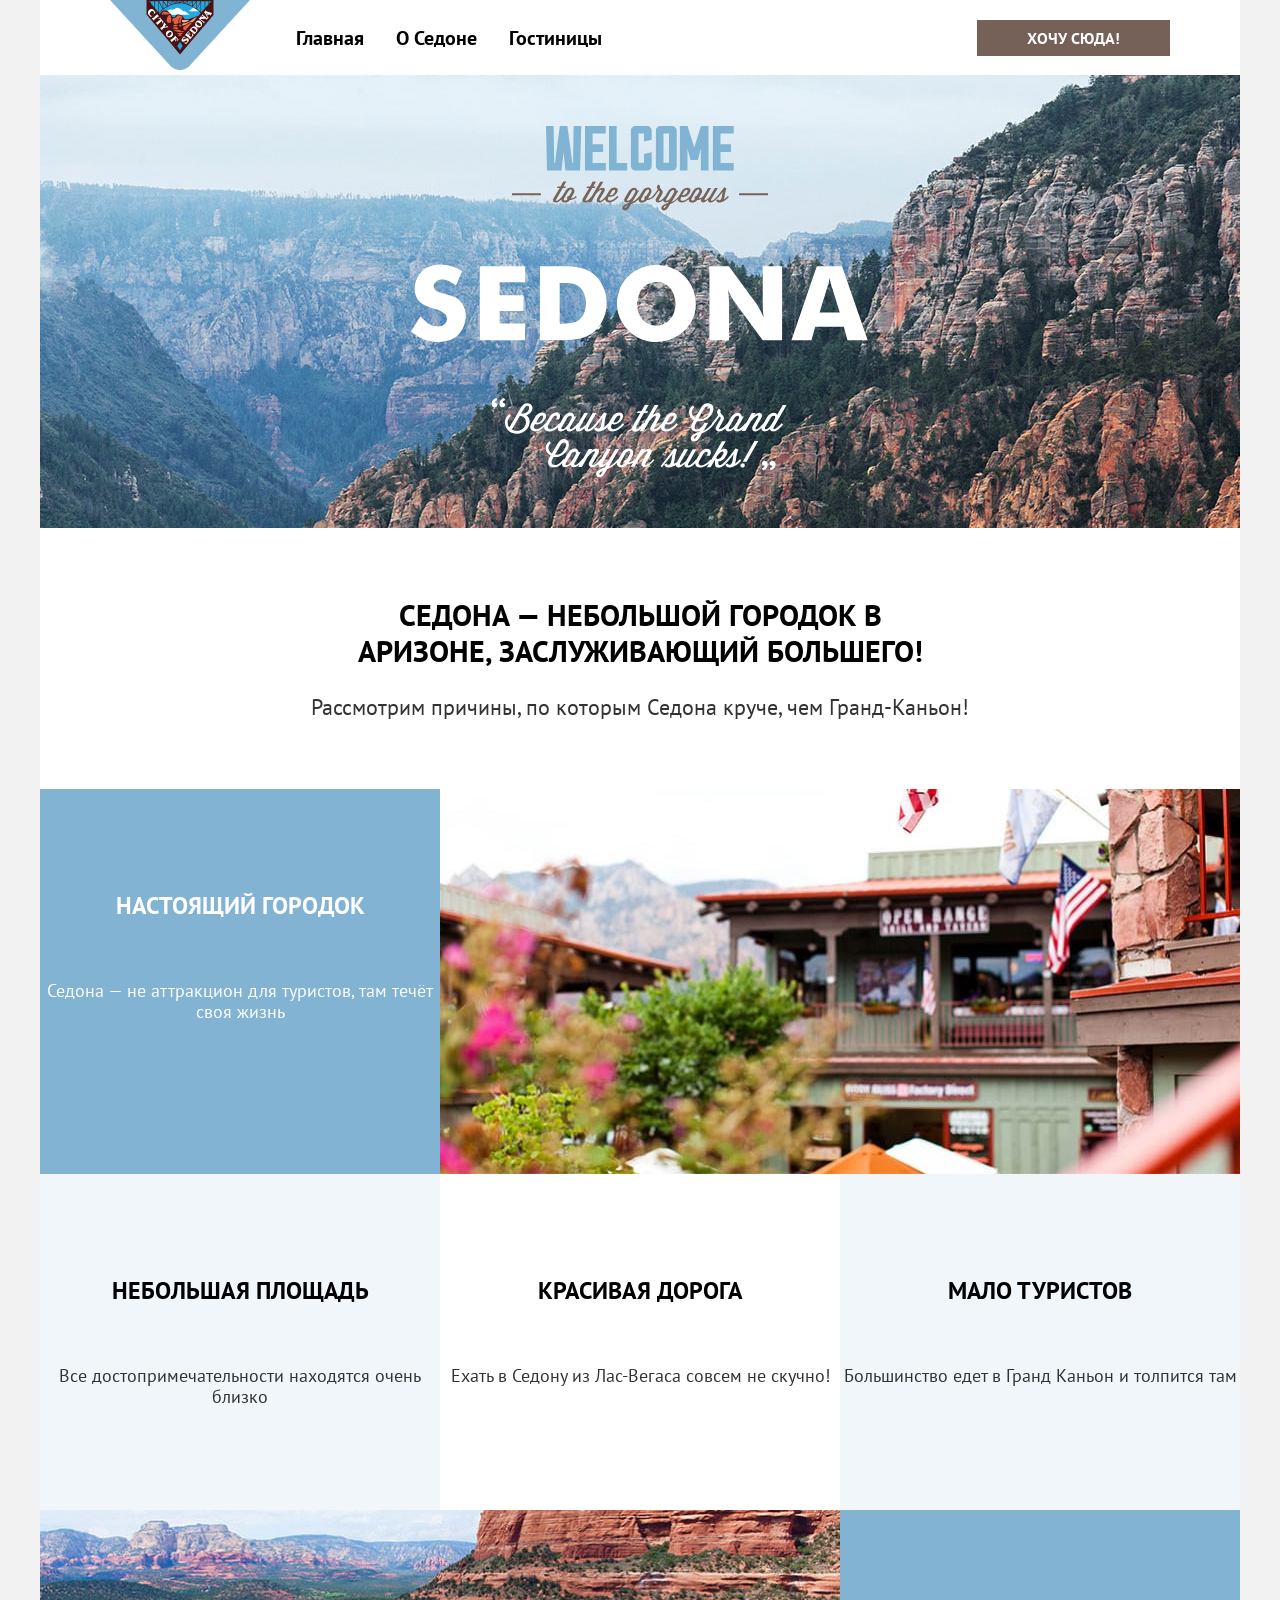
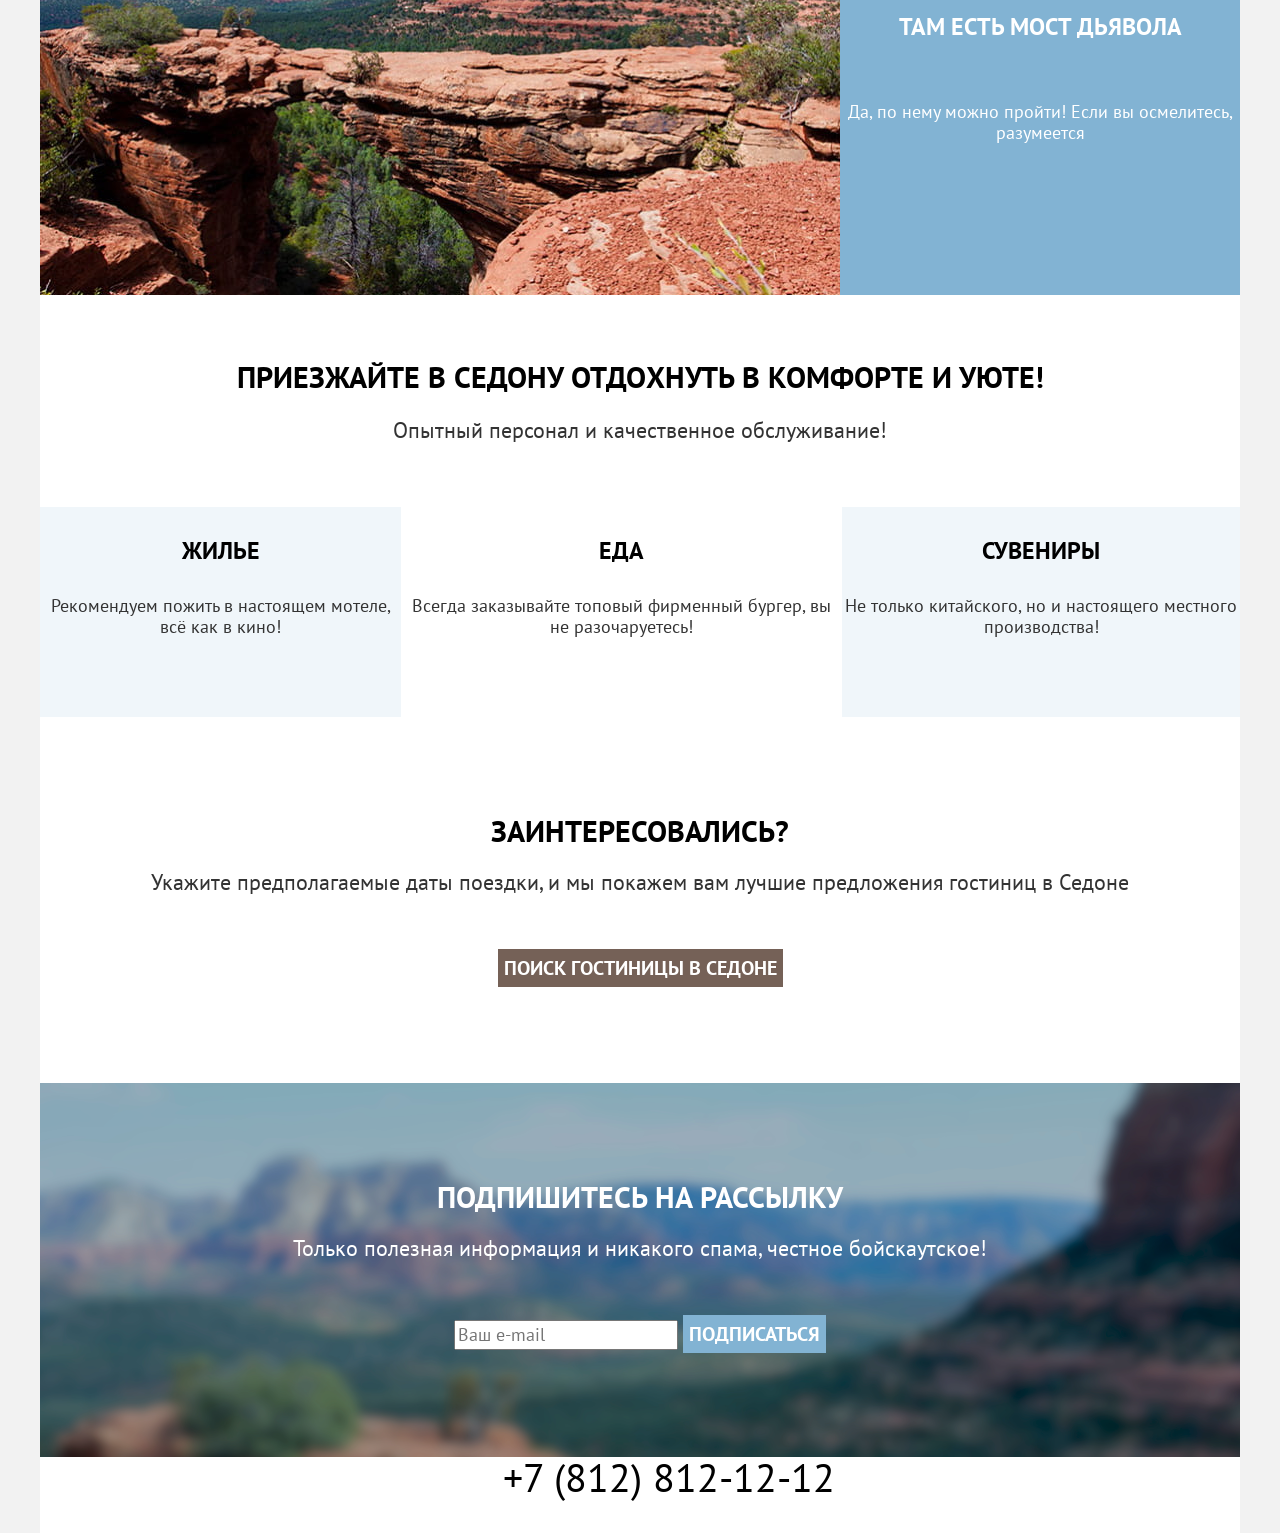
<file: index.html>
<!DOCTYPE html>
<html lang="ru">

  <head>
    <meta charset="utf-8">
    <link rel="stylesheet" href="styles/styles.css">
    <title>HTML Academy: Седона</title>
  </head>

  <body>
    <div class = "container">
    <header class="page-header">

      <nav class="navigation">
        <div class="navigation-container">
        <a class="navigation-link-logo" href="index.html" aria-current="page">
          <img  class="navigation-logo" src="images/logo.svg" width="140" height="70" alt="Логотип Седона">
        </a>
        <ul class="navigation-list">
        </li>
        <li class="navigation-item">
          <a class="navigation-link" href="index.html">Главная</a>
        </li>
        <li class="navigation-item">
          <a class="navigation-link" href="#">О Седоне</a>
        </li>
        <li class="navigation-item">
          <a class="navigation-link" href="catalog.html">Гостиницы</a>
        </li>
        </ul>
        </div>
        <ul class="navigation-user">
          <li class="navigation-user-item">
            <a class="navigation-user-link" href="#">
              <span class="visually-hidden">Поиск</span>
            </a>
          </li>
          <li class="navigation-user-item">
            <a class="navigation-user-link" href="#">
              <span class="visually-hidden">Лайки</span>
            </a>
          </li>
          <li class="navigation-user-item-here">
            <a class="navigation-user-link-here" href="#">Хочу сюда!</a>
          </li>
        </ul>
      </nav>

    </header>
    <main class="main-index">
      <div class = "image-container">
      <h1 class="visually-hidden">Город Седона</h1>
      <img class="logo" src="images/welcome.svg" width="458"  height= "453" alt= "Логотип Города Седона">
      </div>
      <section class="description">
        <h2 class="description-title">Седона — небольшой городок в Аризоне,
          заслуживающий большего!
        </h2>
        <p class="description-paragraph">Рассмотрим причины, по которым Седона круче, чем Гранд-Каньон!</p>
      </section>
      <h2 class="visually-hidden">Преимущества</h2>
      <section class="advantages">
        <div class = "advantages-container">
        <h3 class="advantages-sity-title">Настоящий городок</h2>
          <p class="advantages-sity-descriptions">Седона — не аттракцион для туристов, там течёт своя жизнь</p>
          </div>
          <img class="photo-home" src="images/home-sedona.jpg" width="800" height="385" alt="Домик города Седона">
      </section>
      <section class="advantages-specifications">
        <ul class="advantages-specifications-list">
          <li class="advantages-item-square">
            <h3 class="advantages-title">Небольшая площадь</h3>
            <p class="advantages-description">Все достопримечательности находятся очень близко</p>
          </li>
          <li class="advantages-item-road">
            <h3 class="advantages-title">Красивая дорога</h3>
            <p class="advantages-description">Ехать в Седону из Лас-Вегаса совсем не скучно!</p>
          </li>
          <li class="advantages-item-square ">
            <h3 class="advantages-title">Мало туристов</h3>
            <p class="advantages-description">Большинство едет в Гранд Каньон и толпится там</p>
          </li>
        </ul>
      </section>
      <section class="advantages">

        <img class="img-home" src="images/canyon.jpg" width="800"  height="385"  alt="Мост дьявола">
        <div class = "advantages-container">
        <h3 class="advantages-sity-title">Там есть мост дьявола</h2>
          <p class="advantages-sity-descriptions">Да, по нему можно пройти! Если вы осмелитесь, разумеется</p>
          </div>
      </section>
      <section class="services">
        <h2 class="services-title">Приезжайте в Седону отдохнуть в комфорте и уюте!</h2>
        <p class="services-paragraph">Опытный персонал и качественное обслуживание!</p>
        <ul class="services-list">
          <li class="services-items">
            <h3 class="services-item-title">Жилье</h3>
            <p class="services-item-paragraph">Рекомендуем пожить в настоящем мотеле, всё как в кино!</p>
          </li>
          <li class="services-item">
            <h3 class="services-item-title">Еда</h3>
            <p class="services-item-paragraph">Всегда заказывайте
              топовый фирменный бургер, вы не разочаруетесь!</p>
          </li>
          <li class="services-items">
            <h3 class="services-item-title">Сувениры</h3>
            <p class="services-item-paragraph">Не только китайского,
              но и настоящего местного производства!</p>
          </li>
        </ul>
      </section>
      <section class="search">
        <h2 class="search-title">Заинтересовались?</h2>
        <p class="search-paragraph">Укажите предполагаемые даты поездки, и мы покажем вам лучшие предложения
          гостиниц в Седоне</p>
        <button class="search-button button" type="button">Поиск Гостиницы в Седоне</button>
      </section>
      <section class="appointment appointment-color">
        <h2 class="appointment-title">Подпишитесь на рассылку</h2>
        <p class="appointment-paragraph">Только полезная информация и никакого спама, честное бойскаутское!</p>
        <form class="appointment-form" action="https://echo/htmlacademy.ru" method="post">
          <input class="appointment-input" type="text" name="appointment-email" placeholder="Ваш e-mail">
          <button class="appointment-button button" type="submit">Подписаться</button>
        </form>
      </section>
    </main>
     <footer class="page-footer">
      <h2 class="visually-hidden">Контакты</h2>
      <section class="page-footer-contact">
        <ul class="page-footer-list">
          <li class="page-footer-item">
            <a class="page-footer-item" href="https://vk.com/htmlacademy" target="_blank">
              <span class = "visually-hidden">Иконка ВК</span>
            </a>
          </li>
          <li class="page-footer-item">
            <a class="page-footer-item" href="https://t.me/htmlacademy" target="_blank">
              <span class = "visually-hidden">Иконка Телеграмм</span>
            </a>
          </li>
          <li class="page-footer-item">
            <a class="page-footer-item" href="https://www.youtube.com/user/htmlacademyru" target="_blank">
              <span class = "visually-hidden">Иконка Ютуб</span>
            </a>
          </li>
        </ul>
      </section>
      <section class="page-footer-phone">
        <address class="page-footer-phone-address">
          <span class="visually-hidden">Телефон</span>
          <a class="page-footer-phone-address-number" href="tel:+78128121212">+7 (812) 812-12-12</a>
        </address>
      </section>
      <section class="page-footer-site">
        <a class="page-footer-site-link" href="https://htmlacademy.ru/" target="_blank">
          <span class="visually-hidden">Логотип сайта HTML Академия</span>
        </a>
      </section>
    </footer>
    </div>
  </body>

</html>
</file>
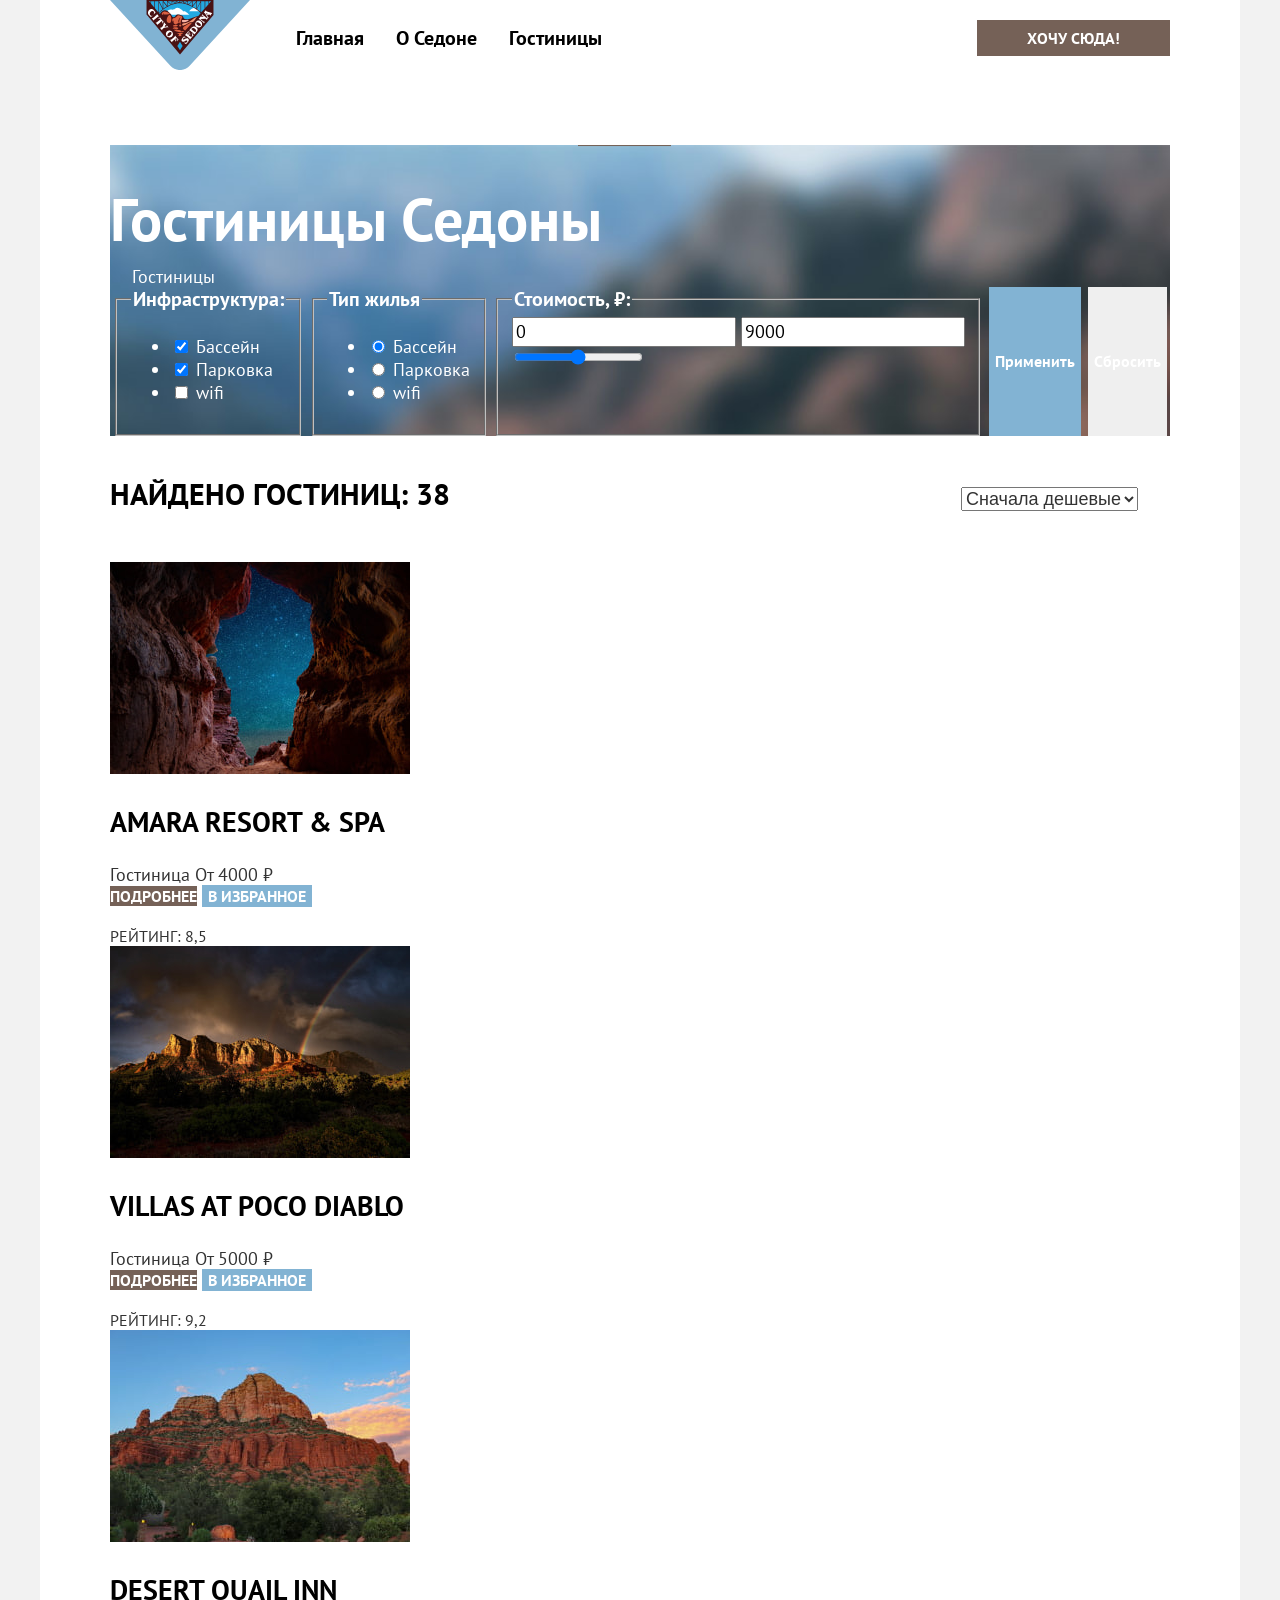
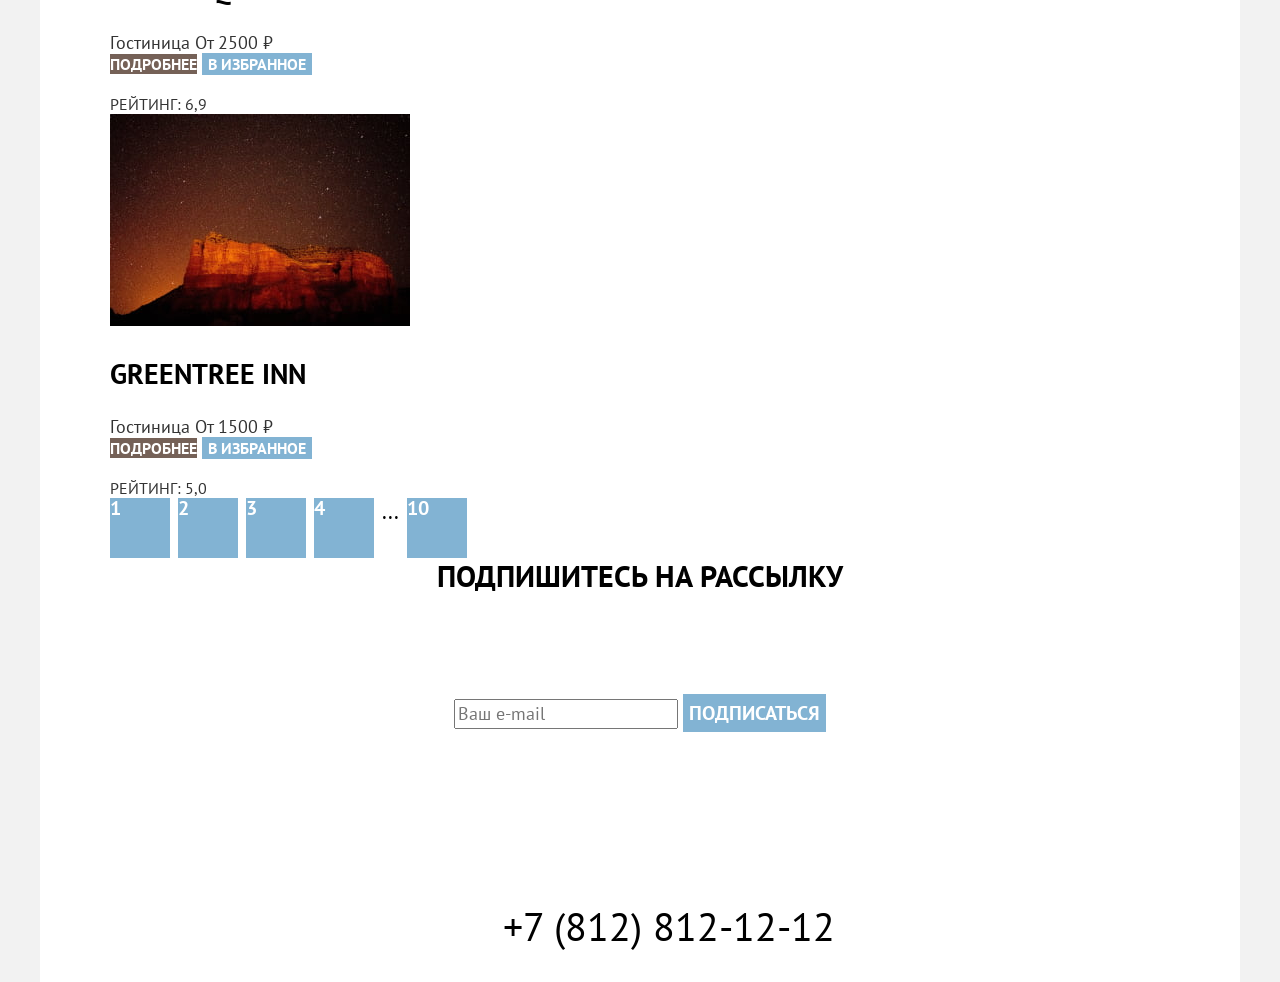
<file: catalog.html>
<!DOCTYPE html>
<html lang="ru">

  <head>
    <meta charset="utf-8">
    <link rel="stylesheet" href="styles/styles.css">
    <title>Гостиницы</title>
  </head>

  <body>

    <div class="container">
     <header class="page-header">

      <nav class="navigation">
        <div class="navigation-container">
        <a class="navigation-link-logo" href="index.html" aria-current="page">
          <img  class="navigation-logo" src="images/logo.svg" width="140" height="70" alt="Логотип Седона">
        </a>
        <ul class="navigation-list">
        </li>
        <li class="navigation-item">
          <a class="navigation-link" href="index.html">Главная</a>
        </li>
        <li class="navigation-item">
          <a class="navigation-link" href="#">О Седоне</a>
        </li>
        <li class="navigation-item">
          <a class="navigation-link" href="catalog.html">Гостиницы</a>
        </li>
        </ul>
        </div>
        <ul class="navigation-user">
          <li class="navigation-user-item">
            <a class="navigation-user-link" href="#">
              <span class="visually-hidden">Поиск</span>
            </a>
          </li>
          <li class="navigation-user-item">
            <a class="navigation-user-link" href="#">
              <span class="visually-hidden">Лайки</span>
            </a>
          </li>
          <li class="navigation-user-item-here">
            <a class="navigation-user-link-here" href="#">Хочу сюда!</a>
          </li>
        </ul>
      </nav>

    </header>
    <main class="main-inner">
      <div class = "container-photo">
      <header class="inner-header">
        <h1 class="inner-header-title">Гостиницы Седоны</h1>
        <nav class="breadcrumbs">
          <ul class="breadcrumbs-list">
            <li class="breadcrumbs-item">
              <a class="breadcrumbs-link" href="index.html">
                <span class = "visually-hidden">Иконка главной страницы</span>
              </a>
            </li>

            <li class="breadcrumbs-item">
              <a class="navigation-breadcrumbs-link" >Гостиницы</a>
            </li>
          </ul>
        </nav>
      </header>
      <section class="catalog-hotels">
        <h2 class="visually-hidden">Список гостиниц с фильтром</h2>
        <form class="catalog-filter" action="https://echo.htmlacademy.ru/" method="get">
          <fieldset class="catalog-filter-group">
            <legend class="catalog-filter-title">Инфраструктура:</legend>
            <ul class="catalog-filter-list">
              <li class="catalog-filter-item">
                <label class="control">
                  <input class="control-input" type="checkbox" name="pool" checked>
                  Бассейн
                </label>
              </li>
              <li class="catalog-filter-item">
              <label class="control">
                <input class="control-input" type="checkbox" name="parking" checked>
                Парковка
              </label>
              </li>
              <li class="catalog-filter-item">
              <label class="control">
                <input class="control-input" type="checkbox" name="wifi">
                wifi
              </label>
              </li>
            </ul>
          </fieldset>
          <fieldset class="catalog-filter-group">
            <legend class="catalog-filter-title">Тип жилья</legend>
            <ul class="catalog-filter-list">
              <li class="catalog-filter-item">
                <label class="control">
                  <input class="control-input" type="radio" name="housing-type" checked>
                  Бассейн
                </label>
              </li>
              <li class="catalog-filter-item">
              <label class="control">
                <input class="control-input" type="radio" name="housing-type">
                Парковка
              </label>
              </li>
              <li class="catalog-filter-item">
              <label class="control">
                <input class="control-input" type="radio" name="housing-type">
                wifi
              </label>
              </li>
          </fieldset>
          <fieldset class="catalog-filter-group">
            <legend class="catalog-filter-title">Стоимость, ₽:</legend>
            <div class="price-inputs">
              <input class = "price-input" type="number" name="price-from" value="0" placeholder="от">
              <input class = "price-input" type="number" name="price-to" value="9000" placeholder="до">
            </div>
            <!-- Здесь слайдер стоимости -->
            <input type="range" name="price">
          </fieldset>
          <button class="catalog-button-submit button" type="submit">Применить</button>
          <button class="catalog-button-reset button" type="reset">Сбросить</button>
        </form>
      </section>
      </div>
      <section class="results">
        <div class="results-container">
        <h2 class="results-title">найдено гостиниц: 38</h2>
        <div class="results-controls">
          <select class="results-sort" name="sort">
            <option value="price-asc">Сначала дешевые</option>
            <option value="price-desc">Сначала дорогие</option>
          </select>
          <div class="results-view">
            <a class="results-view-link" href="catalog.html?view=tile">
              <span class="visually-hidden">Показать плиткой</span>
            </a>
            <a class="results-view-link" href="catalog.html?view=card">
              <span class="visually-hidden">Показать списком</span>
            </a>
            <a class="results-view-link" href="catalog.html?view=list
">
              <span class="visually-hidden">Показать компактным списком</span>
            </a>
          </div>
        </div>
        </div>
        <ul class="results-list">
          <li class="results-item">
            <a class = "results-card-link-photo" href="#">
            <img class="results-item-photo" src="images/hotels/hotel-1.jpg" width="300" height="212" alt="Курортный спа-отель Амара">
            </a>
            <a class = "results-card-link" href="#">
            <h3 class="results-item-title">Amara Resort & Spa</h3>
            </a>
            <div class="results-info">
              <span class="results-info-hotel">Гостиница</span>
              <span class="results-info-price">От 4000 ₽</span>
            </div>
            <div class="results-actions">
              <a class="results-actions-detailed" href="#">ПОДРОБНЕЕ</a>
              <button class="results-actions-favourites button" type="button">В ИЗБРАННОЕ</button>
            </div>
            <div class="results-rating">
              <p class="stars four-stars ">
              <span class="visually-hidden">Отель 4 звезды</span>
              </p>
              <span class="results-rating-rating">рейтинг: 8,5</span>
            </div>
          </li>
          <li class="results-item">
            <a class = "results-card-link-photo" href="#">
            <img class="results-item-photo" src="images/hotels/hotel-2.jpg" width="300" height="212" alt="Виллы в Поко-Диабло">
            </a>
            <a class= "results-card-link" href="#">
            <h3 class="results-item-title">Villas at Poco Diablo</h3>
            </a>
            <div class="results-info">
              <span class="results-info-hotel">Гостиница</span>
              <span class="results-info-price">От 5000 ₽</span>
            </div>
            <div class="results-actions">
              <a class="results-actions-detailed" href="#">ПОДРОБНЕЕ</a>
              <button class="results-actions-favourites button" type="button">В ИЗБРАННОЕ</button>
            </div>
            <div class="results-rating">
              <p class="stars four-stars ">
              <span class="visually-hidden">Отель 4 звезды</span>
              </p>
              <span class="results-rating-rating">рейтинг: 9,2</span>
            </div>
          </li>
          <li class="results-item">
            <a class="results-card-link-photo" href="">
            <img class="results-item-photo" src="images/hotels/hotel-3.jpg" width="300" height="212" alt="Гостиница Перепелка в пустыне">
            </a>
            <a class="results-card-link" href="">
            <h3 class="results-item-title">Desert Quail Inn</h3>
            </a>
            <div class="results-info">
              <span class="results-info-hotel">Гостиница</span>
              <span class="results-info-price">От 2500 ₽</span>
            </div>
            <div class="results-actions">
              <a class="results-actions-detailed" href="#">ПОДРОБНЕЕ</a>
              <button class="results-actions-favourites button" type="button">В ИЗБРАННОЕ</button>
            </div>
            <div class="results-rating">
              <p class="stars four-stars ">
              <span class="visually-hidden">Отель 3 звезды</span>
              </p>
              <span class="results-rating-rating">рейтинг: 6,9</span>
            </div>
          </li>
          <li class="results-item">
            <a class="results-card-link-photo" href="">
            <img class="results-item-photo" src="images/hotels/hotel-4.jpg" width="300" height="212" alt="Гостиница Гринтри Инн">
            </a>
            <a class="results-card-link" href="#">
            <h3 class="results-item-title">GreenTree Inn</h3>
            </a>
            <div class="results-info">
              <span class="results-info-hotel">Гостиница</span>
              <span class="results-info-price">От 1500 ₽</span>
            </div>
            <div class="results-actions">
              <a class="results-actions-detailed" href="#">ПОДРОБНЕЕ</a>
              <button class="results-actions-favourites button" type="button">В ИЗБРАННОЕ</button>
            </div>
            <div class="results-rating">
              <p class="stars four-stars ">
              <span class="visually-hidden">Отель 2 звезды</span>
              </p>
              <span class="results-rating-rating">рейтинг: 5,0</span>
            </div>
          </li>
        </ul>
        <ul class="pagination">
          <li class="pagination-item">
            <a class="pagination-link" href="#">1</a>
          </li>
          <li class="pagination-item">
            <a class="pagination-link" href="#">2</a>
          </li>
          <li class="pagination-item">
            <a class="pagination-link" href="#">3</a>
          </li>
          <li class="pagination-item">
            <a class="pagination-link" href="#">4</a>
          </li>
          <li class="pagination-item">
            <span class="pagination-dots">...</span>
          </li>
          <li class="pagination-item">
            <a class="pagination-link" href="#">10</a>
          </li>
        </ul>
      </section>
      <section class="appointment-inner">
        <h2 class="appointment-title">Подпишитесь на рассылку</h2>
        <p class="appointment-paragraph">Только полезная информация и никакого спама, честное бойскаутское!</p>
        <form class="appointment-form" action="https://echo/htmlacademy.ru" method="post">
          <input class="appointment-input" type="text" name="appointment-email" placeholder="Ваш e-mail">
          <button class="appointment-button button" type="submit">Подписаться</button>
        </form>
      </section>
    </main>
     <footer class="page-footer">
      <h2 class="visually-hidden">Контакты</h2>
      <section class="page-footer-contact">
        <ul class="page-footer-list">
          <li class="page-footer-item">
            <a class="page-footer-item" href="https://vk.com/htmlacademy" target="_blank">
              <span class = "visually-hidden">Иконка ВК</span>
            </a>
          </li>
          <li class="page-footer-item">
            <a class="page-footer-item" href="https://t.me/htmlacademy" target="_blank">
              <span class = "visually-hidden">Иконка Телеграмм</span>
            </a>
          </li>
          <li class="page-footer-item">
            <a class="page-footer-item" href="https://www.youtube.com/user/htmlacademyru" target="_blank">
              <span class = "visually-hidden">Иконка Ютуб</span>
            </a>
          </li>
        </ul>
      </section>
      <section class="page-footer-phone">
        <address class="page-footer-phone-address">
          <span class="visually-hidden">Телефон</span>
          <a class="page-footer-phone-address-number" href="tel:+78128121212">+7 (812) 812-12-12</a>
        </address>
      </section>
      <section class="page-footer-site">
        <a class="page-footer-site-link" href="https://htmlacademy.ru/" target="_blank">
          <span class="visually-hidden">Логотип сайта HTML Академия</span>
        </a>
      </section>
    </footer>
    </div>
  </body>

</html>
</file>
<file: styles/styles.css>
@font-face {
  font-family: "PT Sans";
  font-style: normal;
  font-weight: 400;
  src: url(../fonts/ptsans-400.woff2) format("woff2");
  font-display: swap;
}

@font-face {
  font-family: "PT Sans";
  font-style: normal;
  font-weight: 700;
  src: url(../fonts/ptsans-700.woff2) format("woff2");
  font-display: swap;
}

*, *::before, *::after {
  box-sizing: border-box;
}

html{
  height: 100%;
}

body {
  display: flex;
  min-height: 100%;
  flex-direction: column;
  font-family: "PT Sans", sans-serif;
  font-size: 18px;
  margin: 0;
  line-height: 21px;
  background-color: #F2F2F2;;
  color: #000;
  font-weight: 400;
}

.container {
  display: flex;
  min-height: 100%;
  flex-direction: column;
   width: 1200px;
  margin: 0 auto;
  background-color: #FFF;
}


.results-container {
  display: flex;
}

.page-footer {
  display: flex;
  justify-content: space-between;
  width: 1200px;
  background-color: #FFF;
  margin: 0 auto;
  padding: 0 70px;
}

.main-index {
  flex-grow: 1;

}


.visually-hidden {
  position: absolute;
  width: 1px;
  height: 1px;
  margin: -1px;
  border: 0;
  padding: 0;
  white-space: nowrap;
  clip-path: inset(100%);
  clip: rect(0 0 0 0);
  overflow: hidden;
}

.logo {
  display: block;
  margin: 0 auto;
}

.button{
  font-family: "PT Sans";
  border: none;
}


.page-header {

  background-color: inherit;
  font-size: 20px;
  line-height: 24px;
  background-color: #FFF;
}

.navigation-logo {
  margin-right: 30px;
}

.navigation {
  padding: 0 70px;
  display: flex;
  justify-content: space-between;
}

.navigation-list {
  display: flex;
  flex-wrap:wrap;
  list-style: none;
  margin: 0;
  padding: 0;
}

.navigation-link{
  display: block;
  padding:20px 16px;
  text-align: center;
  color: inherit;
  text-decoration: none;
  font-size: 20px;
  font-weight: 700;
  line-height: 24px;
}

.navigation-container{
  display: flex;
  align-items: center;
}

.navigation-user {
  display: flex;
  flex-wrap: wrap;
  align-items: center;
  margin: 0;
  padding: 0;
  list-style: none;
  font-size: 16px;
  line-height: 20px;
  font-weight: 700;

}

.navigation-user-link {
  display: block;
  min-width: 20px;
  min-height: 20px;
  padding:22px  12px;
}

.navigation-user-link-here {
  padding: 8px 50px;
  background-color: #756157;
  color: #FFF;
  text-decoration: none;
  text-transform: uppercase;
}

.image-container {
  background-image: url("../images/index-background.jpg");
  background-repeat: no-repeat;
  text-align: center;
}

.description-title,.services-title, .search-title, .appointment-title  {
  font-size: 30px;
  font-weight: 700;
  line-height: 36px;
  text-transform: uppercase;
}

.description-paragraph, .search-paragraph, .services-paragraph, .appointment-paragraph {
  font-size: 22px;
  font-weight: 400;
  line-height: 26px;
  color: #333;
}

.description-title {
  width: 620px;
  margin: 69px auto 25px;
}

.description-paragraph {
  margin-bottom: 69px;
}

.advantages {
  display: flex;
  background-color: #82B3D3;
}


.advantages-specifications-list {
  padding: 0;
  display: flex;
  margin: 0;
}

.advantages-sity-title {
  text-align: center;
  font-size: 24px;
  font-weight: 700;
  line-height: 28px;
  text-transform: uppercase;
  color:#FFF;
}

.advantages-sity-descriptions {
  font-size: 18px;
  font-weight: 400;
  line-height: 21px;
  text-align: center;
  color: #FFF;
}

.advantages-item-square {
  background-color: rgba(131, 179, 211, 0.12);
  width: 400px;
}

.advantages-item-road {
  width: 400px;
}

.advantages-title {
  margin: 103px auto 0;
  font-size: 24px;
  font-weight: 700;
  line-height: 28px;
  text-transform: uppercase;
}

.advantages-sity-title {
  margin: 103px auto 0;

}

.advantages-sity-descriptions {
  margin: 60px auto 103px;
}

.advantages-description {
   margin: 60px auto 103px;
}

.advantages-description,.results-sort, .results-info-hotel, .results-info-price,  .services-item-paragraph, .results-sort {
  font-size: 18px;
  font-weight: 400;
  line-height: 21px;
  color: #333;
}


.services-list {
  margin: 0;
  padding: 0;
  display: flex;
}

.services-paragraph {
  margin-bottom: 64px;
}

.services-title {
  margin-top: 64px;
  margin-bottom: 20px;
}

.services-items {
  background-color: rgba(131, 179, 211, 0.12);
}

.services-item-title {
  margin-top:30px;
  margin-bottom: 30px;
  font-size: 24px;
  font-weight: 700;
  line-height: 28px;
  text-transform: uppercase;
}

.services-item-paragraph {
  margin-bottom: 80px;
}

.search{
  margin-top: 96px;
}

.search-title {
  margin-top: 0;
  padding: 0;
  margin-bottom: 20px;
}

.search-paragraph {
  margin-top:  0;
  margin-bottom: 54px;
}

.search, .services,.page-footer-phone-address, .advantages-specifications, .description, .navigation-user-item-here, .appointment, .appointment-inner{
  text-align: center;
}

.search-button {
  margin-bottom: 96px;
  background-color: #756157;
  font-size: 20px;
  font-weight: 700;
  line-height: 36px;
  text-transform: uppercase;
  color: #FFF;
  font-family: inherit;
}

.appointment {
  padding-top: 96px;
  background-image: url("../images/Subscribe.png");
  background-color: #FFF;
  background-repeat: no-repeat;
}

.appointment-title {
  margin-top: 0;
  margin-bottom: 20px;
}

.appointment-paragraph {
  margin-top: 0;
  margin-bottom: 54px;
}


.appointment-button {
  margin-bottom: 104px;
  background-color: #82B3D3;
  font-size: 20px;
  font-weight: 700;
  line-height: 36px;
  text-transform: uppercase;
  color: #FFF;
}

.page-footer-phone-address-number {
  font-style: normal;
  font-size: 40px;
  text-transform: uppercase;
  line-height: 40px;
  text-decoration: none;
  color: inherit;
}

.container-photo{
  padding-top: 35px;
  background-color: #000;
  background-image: url("../images/filtr.png");
  background-repeat: no-repeat;
  color: #FFF
}

.inner-header-title {
  font-size: 60px;
  font-weight: 700;
  line-height: 78px;
}

.catalog-filter {
  display: flex;
  justify-content: space-around;
}

.catalog-filter-title {
  font-size: 20px;
  font-weight: 700;
  line-height: 24px;
}

.catalog-filter-item {
  font-size: 18px;
  font-weight: 400;
  line-height: 23px;
}

.catalog-button-submit {
  background-color: #82B3D3;
  font-size: 16px;
  font-weight: 700;
  line-height: 20px;
  color: inherit;
}

.catalog-button-reset {
  font-size: 16px;
  font-weight: 700;
  line-height: 20px;
  color: inherit;
}

.results-title {
  margin-top: 40px;
  margin-bottom: 50px;
  font-size: 30px;
  font-weight: 700;
  line-height: 36px;
  text-transform: uppercase;
}

.results-list {
  padding: 0;
  margin: 0;

}

.results-item {
  width: 400px;
}

.results-card-link{
  font-size: 24px;
  font-weight: 700;
  line-height: 28px;
  text-transform: uppercase;
  color: inherit;
  text-decoration: none;
}


.results-view-link{
  display: block;
  padding: 14px 12px;
  min-width:14px ;
  min-height: 12px;
  margin-right: 8px;
}

.results-container {
  display: flex;
  justify-content: space-between;
}

.results-controls {
  display: flex;
  align-items: center;
}

.results-actions-detailed {
  background-color: #756157;
  font-size: 16px;
  color: #FFF;
  font-weight: 700;
  line-height: 20px;
  text-transform: uppercase;
  text-decoration: none;
}

.results-actions-favourites {
  background-color: #82B3D3;
  font-size: 16px;
  font-weight: 700;
   text-transform: uppercase;
   color: #FFF;
}

.results-rating-rating {
  font-size: 16px;
  color: #333;
  font-weight: 400;
  line-height: 20px;
  text-transform: uppercase;
}

.pagination{
  margin: 0;
  padding: 0;
  display: flex;
  list-style: none;
}

.pagination-item:not(:last-child){
  margin-right: 8px;
}

.pagination-link{
  display: block;
  width: 60px;
  height: 60px;
  margin: auto;
  background-color: #82B3D3;
  font-size: 20px;
  color: #FFF;
  font-weight: 700;
  text-transform: uppercase;
  text-decoration: none;
}

.pagination-dots {
  font-size: 22px;
  font-weight: 400;
  line-height: 26px;
}

.services-items,.results-list, .services-item, .advantages-specifications-list {
  list-style: none;
}

.appointment-input, .price-input {
  font-family: inherit;
  font-size: 18px;
  line-height: 24px;
}

.price-input {
  font-weight: 400;
}

.appointment-color, .appointment-paragraph {
  color:#FFF;
}

.page-footer-list {
  list-style: none;
  display: flex;
  flex-wrap: wrap;
}

.page-footer-item {
  min-height: 17px;
  min-width: 24px;
  display: block;
  padding: 10px;
}

.page-footer-site-link {
  display: block;
  min-width: 115px;
  min-height: 33px;
}

.navigation-breadcrumbs-link {
  display: block;
}

.breadcrumbs-list {
  margin: 0;
  padding: 0;
  list-style: none;
  display: flex;
  flex-wrap: wrap;
}

.breadcrumbs-item {
  margin-right: 10px;
  display: block;
  min-width: 12px;
  min-height: 12px;
}

.inner-header-title {
  margin-top: 0;
  margin-bottom: 8px;
}

.main-inner {
  padding: 70px;
}
</file>
